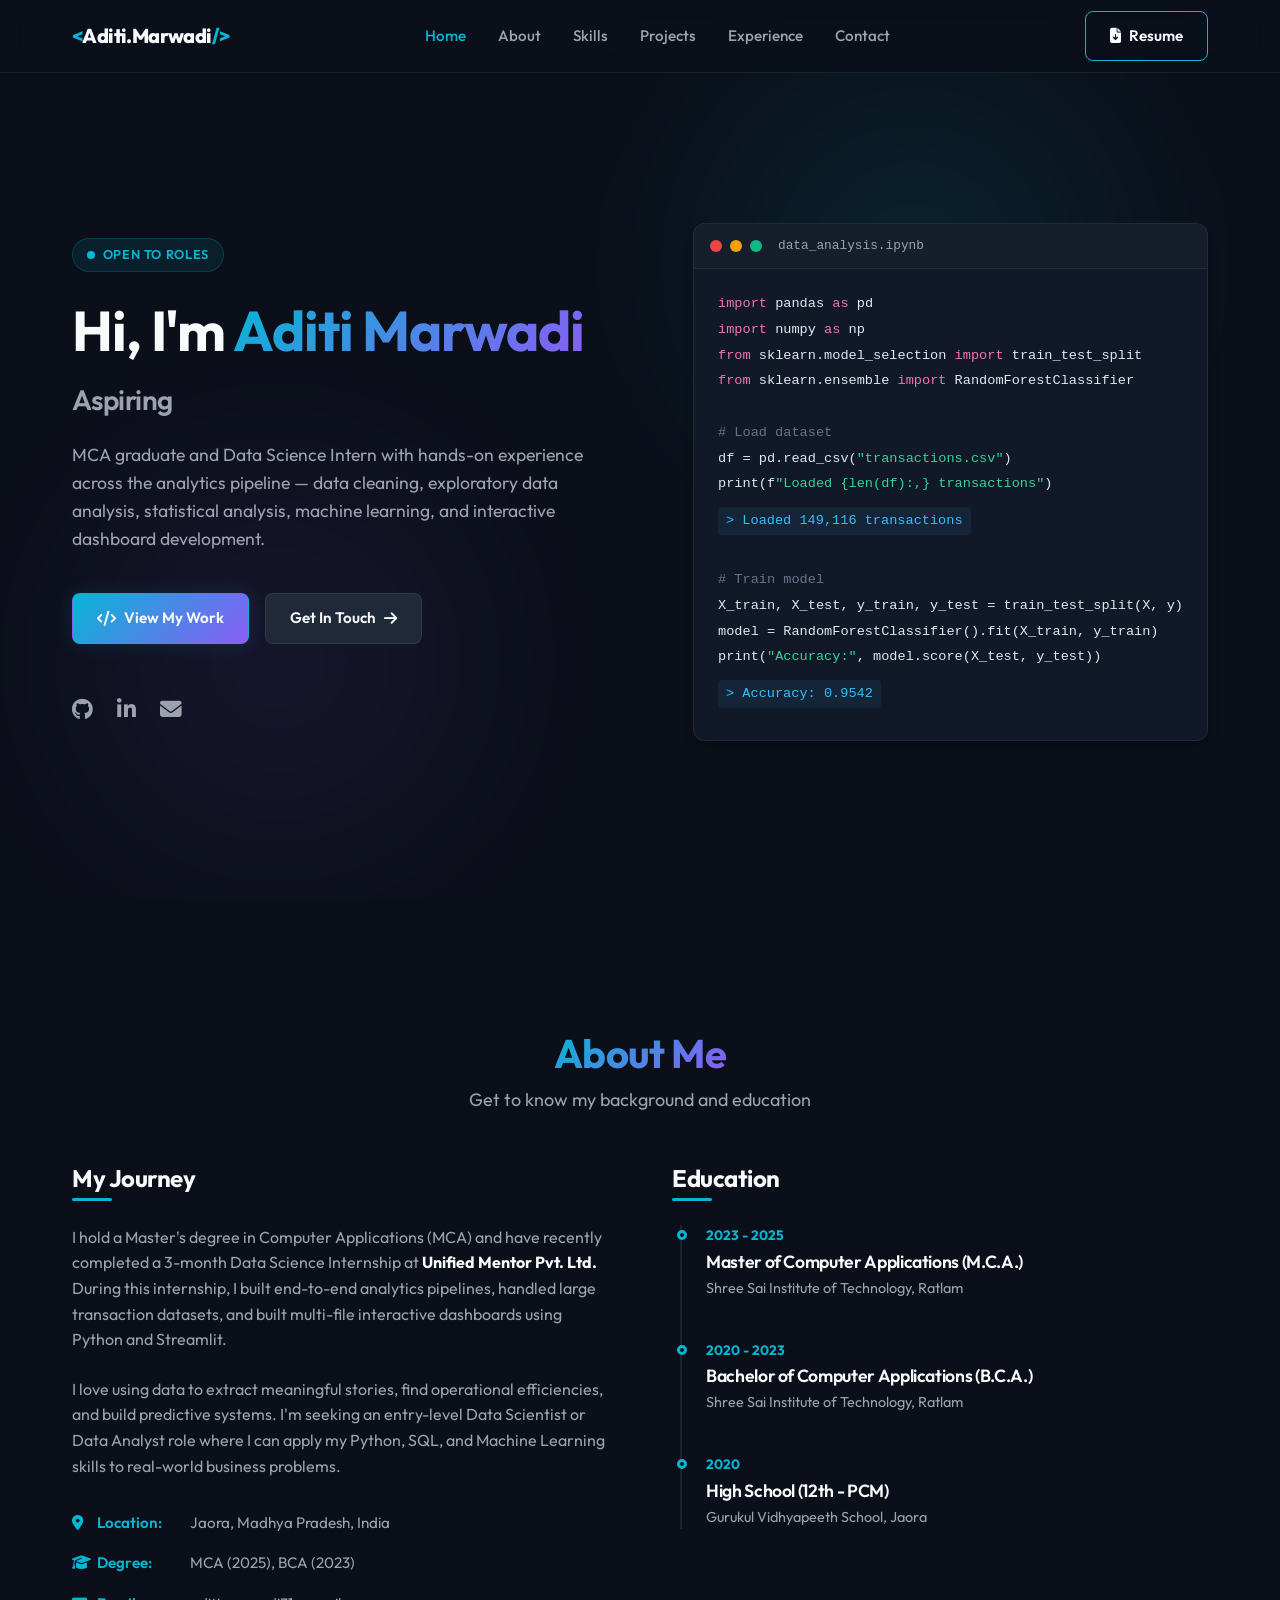
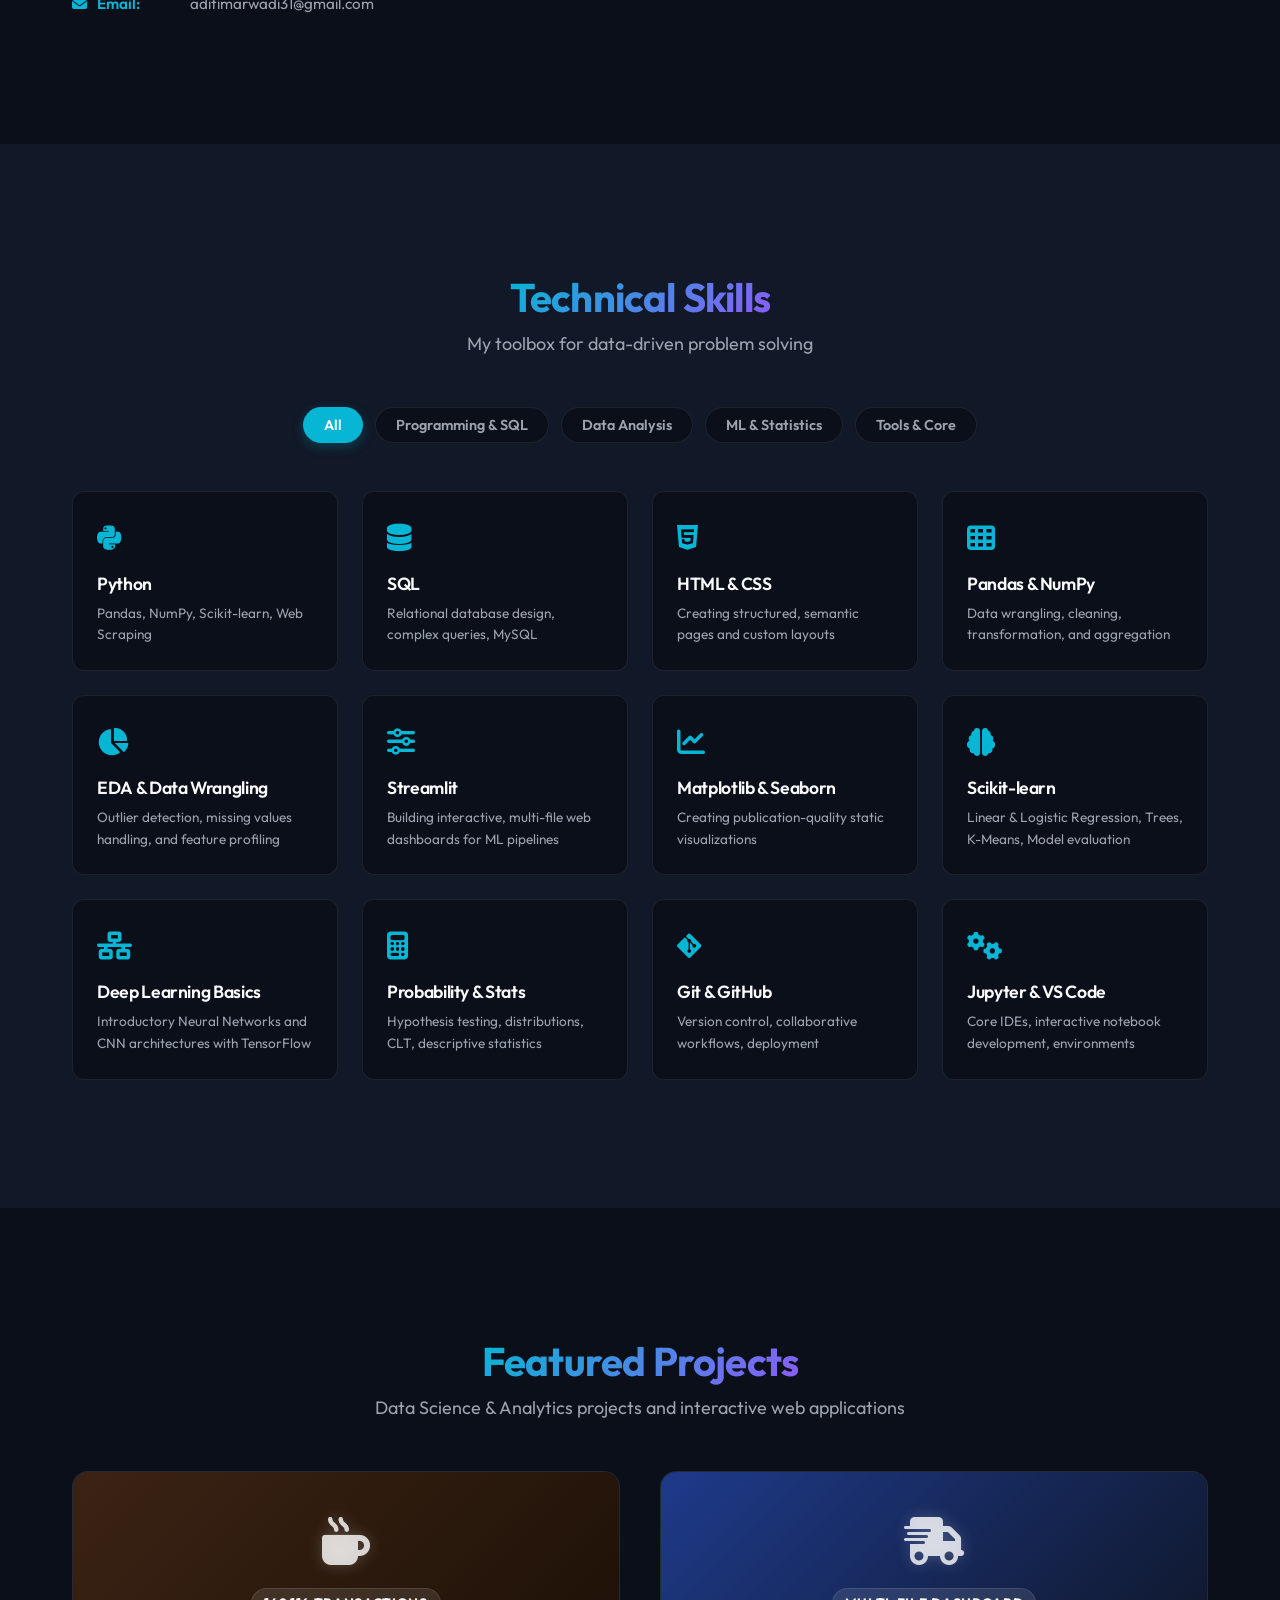
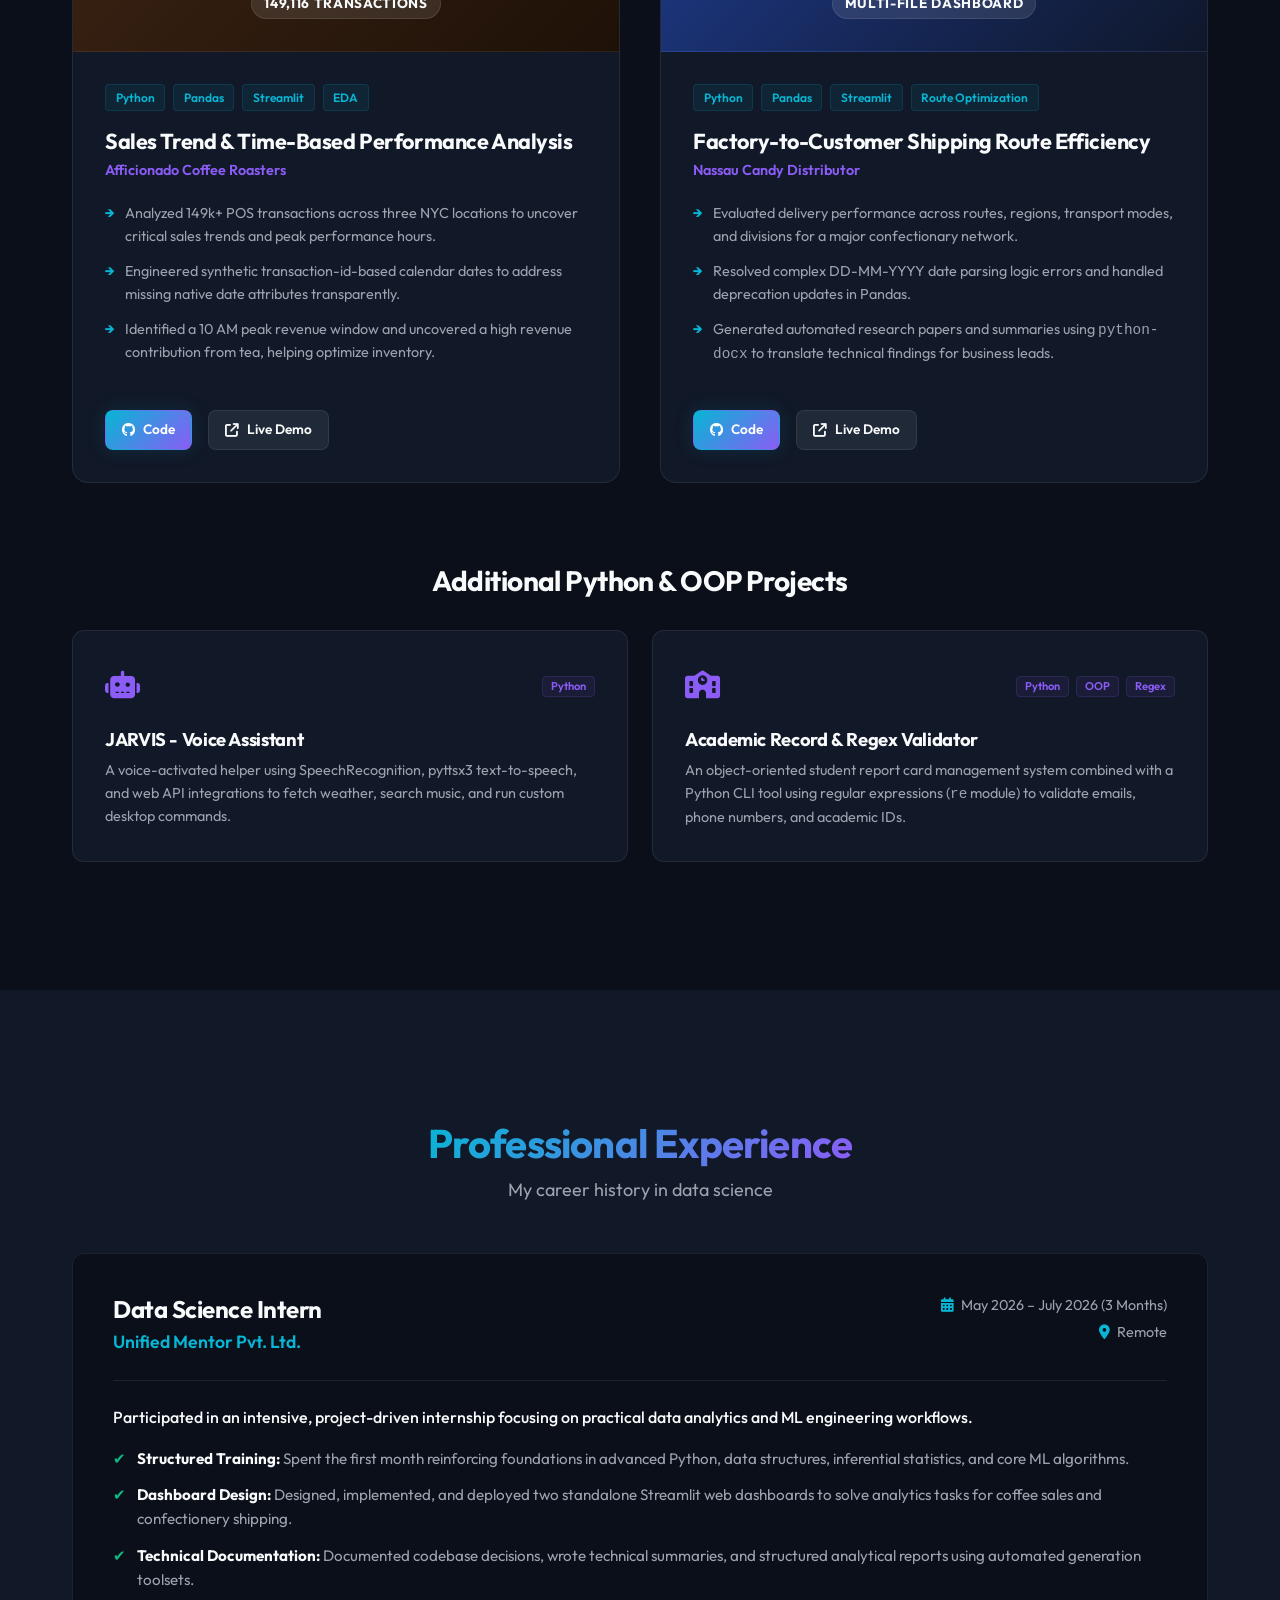
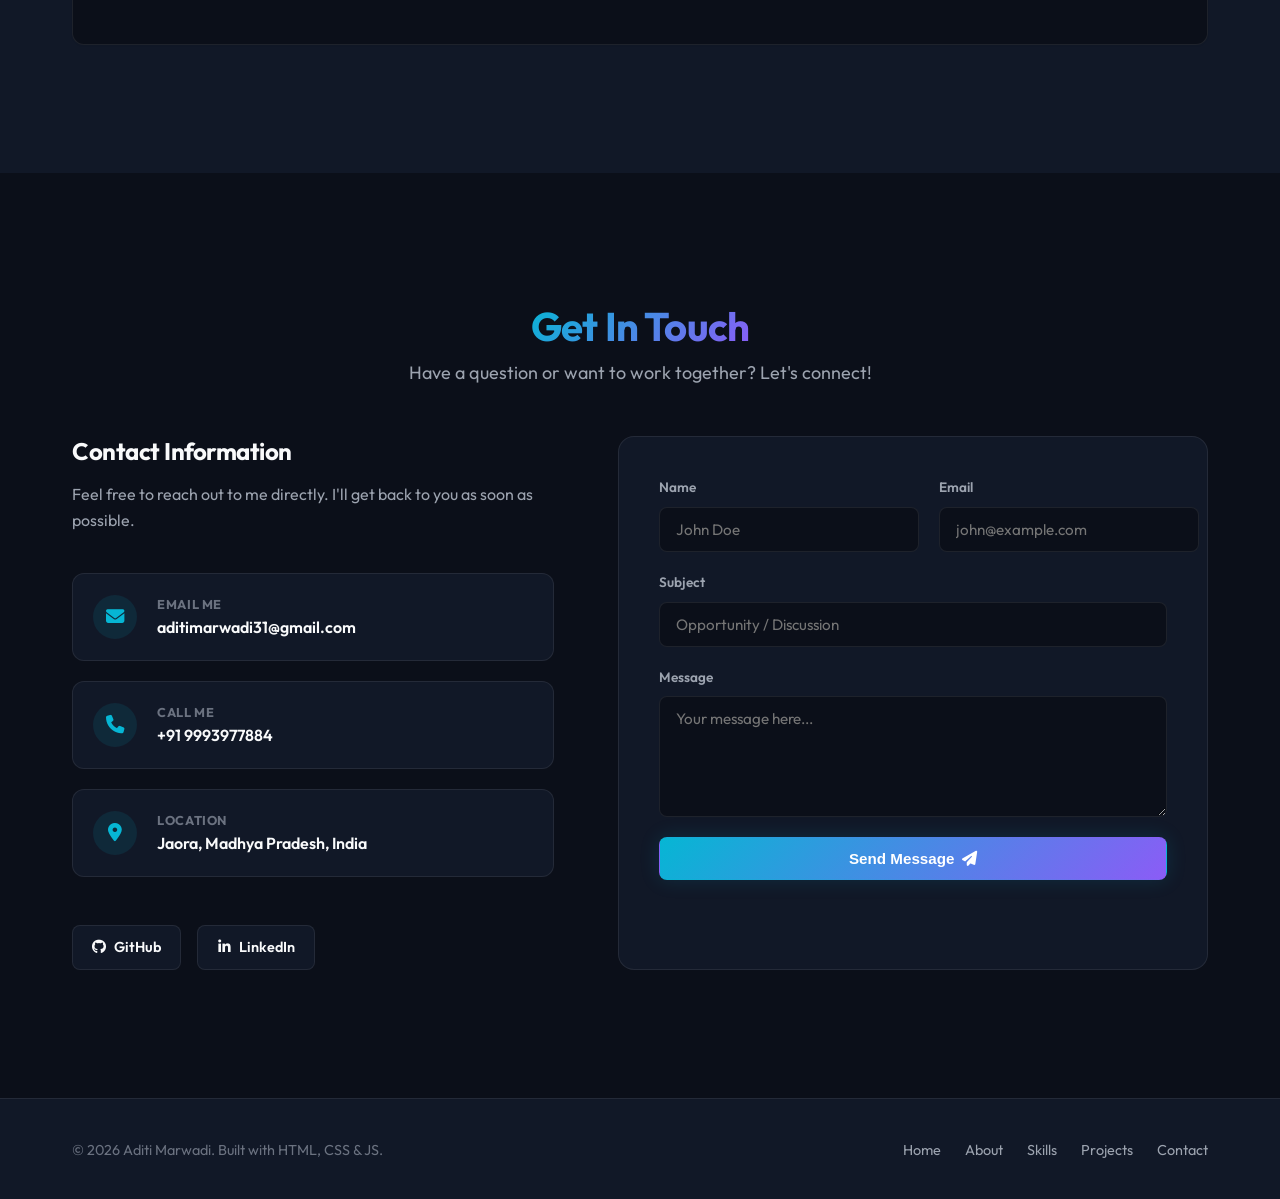
<file: index.html>
<!DOCTYPE html>
<html lang="en">
<head>
    <meta charset="UTF-8">
    <meta name="viewport" content="width=device-width, initial-scale=1.0">
    <meta name="description" content="Portfolio of Aditi Marwadi, Aspiring Data Scientist and Data Analyst. Specialized in Python, machine learning, data cleaning, and Streamlit dashboards.">
    <title>Aditi Marwadi | Data Scientist Portfolio</title>
    <!-- Google Fonts -->
    <link rel="preconnect" href="https://fonts.googleapis.com">
    <link rel="preconnect" href="https://fonts.gstatic.com" crossorigin>
    <link href="https://fonts.googleapis.com/css2?family=Outfit:wght@300;400;500;600;700;800&family=Plus+Jakarta+Sans:wght@300;400;500;600;700;800&display=swap" rel="stylesheet">
    <!-- FontAwesome for Icons -->
    <link rel="stylesheet" href="https://cdnjs.cloudflare.com/ajax/libs/font-awesome/6.4.0/css/all.min.css">
    <!-- Custom CSS -->
    <link rel="stylesheet" href="styles.css">
</head>
<body>
    <!-- Navigation -->
    <header class="navbar">
        <div class="nav-container">
            <a href="#" class="nav-logo">
                <span class="logo-accent">&lt;</span>Aditi.Marwadi<span class="logo-accent">/&gt;</span>
            </a>
            <nav class="nav-links">
                <a href="#hero" class="active">Home</a>
                <a href="#about">About</a>
                <a href="#skills">Skills</a>
                <a href="#projects">Projects</a>
                <a href="#experience">Experience</a>
                <a href="#contact">Contact</a>
            </nav>
            <div class="nav-right">
                <a href="resume.html" target="_blank" class="btn btn-outline nav-btn">
                    <i class="fa-solid fa-file-arrow-down"></i> Resume
                </a>
                <button class="menu-toggle" id="menuToggle" aria-label="Toggle Menu">
                    <i class="fa-solid fa-bars"></i>
                </button>
            </div>
        </div>
    </header>

    <!-- Mobile Menu -->
    <div class="mobile-menu" id="mobileMenu">
        <a href="#hero" class="mobile-link">Home</a>
        <a href="#about" class="mobile-link">About</a>
        <a href="#skills" class="mobile-link">Skills</a>
        <a href="#projects" class="mobile-link">Projects</a>
        <a href="#experience" class="mobile-link">Experience</a>
        <a href="#contact" class="mobile-link">Contact</a>
        <a href="resume.html" target="_blank" class="btn btn-outline mobile-btn">
            <i class="fa-solid fa-file-arrow-down"></i> Resume
        </a>
    </div>

    <!-- Hero Section -->
    <section id="hero" class="hero-section">
        <div class="hero-bg-shapes">
            <div class="shape shape-1"></div>
            <div class="shape shape-2"></div>
        </div>
        <div class="container hero-container">
            <div class="hero-content">
                <div class="badge-hero">
                    <span class="pulse-dot"></span> Open to Roles
                </div>
                <h1 class="hero-title">
                    Hi, I'm <span class="text-gradient">Aditi Marwadi</span>
                </h1>
                <h2 class="hero-subtitle">
                    <span class="typing-text" id="typingText">Aspiring Data Scientist</span>
                </h2>
                <p class="hero-description">
                    MCA graduate and Data Science Intern with hands-on experience across the analytics pipeline — data cleaning, exploratory data analysis, statistical analysis, machine learning, and interactive dashboard development.
                </p>
                <div class="hero-cta">
                    <a href="#projects" class="btn btn-primary">
                        <i class="fa-solid fa-code"></i> View My Work
                    </a>
                    <a href="#contact" class="btn btn-secondary">
                        Get In Touch <i class="fa-solid fa-arrow-right"></i>
                    </a>
                </div>
                <div class="hero-socials">
                    <a href="https://github.com/aditimarwadi" target="_blank" class="social-link" title="GitHub">
                        <i class="fa-brands fa-github"></i>
                    </a>
                    <a href="https://www.linkedin.com/in/aditi-marwadi-670a6b358/" target="_blank" class="social-link" title="LinkedIn">
                        <i class="fa-brands fa-linkedin-in"></i>
                    </a>
                    <a href="mailto:aditimarwadi31@gmail.com" class="social-link" title="Email">
                        <i class="fa-solid fa-envelope"></i>
                    </a>
                </div>
            </div>
            <div class="hero-visual">
                <div class="visual-card">
                    <div class="card-header">
                        <span class="card-dot red"></span>
                        <span class="card-dot yellow"></span>
                        <span class="card-dot green"></span>
                        <span class="card-title">data_analysis.ipynb</span>
                    </div>
                    <div class="card-body font-code">
                        <p class="code-line"><span class="code-keyword">import</span> pandas <span class="code-keyword">as</span> pd</p>
                        <p class="code-line"><span class="code-keyword">import</span> numpy <span class="code-keyword">as</span> np</p>
                        <p class="code-line"><span class="code-keyword">from</span> sklearn.model_selection <span class="code-keyword">import</span> train_test_split</p>
                        <p class="code-line"><span class="code-keyword">from</span> sklearn.ensemble <span class="code-keyword">import</span> RandomForestClassifier</p>
                        <p class="code-line">&nbsp;</p>
                        <p class="code-line"><span class="code-comment"># Load dataset</span></p>
                        <p class="code-line">df = pd.read_csv(<span class="code-string">"transactions.csv"</span>)</p>
                        <p class="code-line">print(f<span class="code-string">"Loaded {len(df):,} transactions"</span>)</p>
                        <p class="code-output">&gt; Loaded 149,116 transactions</p>
                        <p class="code-line">&nbsp;</p>
                        <p class="code-line"><span class="code-comment"># Train model</span></p>
                        <p class="code-line">X_train, X_test, y_train, y_test = train_test_split(X, y)</p>
                        <p class="code-line">model = RandomForestClassifier().fit(X_train, y_train)</p>
                        <p class="code-line">print(<span class="code-string">"Accuracy:"</span>, model.score(X_test, y_test))</p>
                        <p class="code-output">&gt; Accuracy: 0.9542</p>
                    </div>
                </div>
            </div>
        </div>
    </section>

    <!-- About Section -->
    <section id="about" class="section about-section">
        <div class="container">
            <h2 class="section-title text-center"><span class="text-gradient">About Me</span></h2>
            <p class="section-subtitle text-center">Get to know my background and education</p>
            
            <div class="about-grid">
                <div class="about-info">
                    <h3>My Journey</h3>
                    <p>
                        I hold a Master's degree in Computer Applications (MCA) and have recently completed a 3-month Data Science Internship at <strong>Unified Mentor Pvt. Ltd.</strong> During this internship, I built end-to-end analytics pipelines, handled large transaction datasets, and built multi-file interactive dashboards using Python and Streamlit.
                    </p>
                    <p>
                        I love using data to extract meaningful stories, find operational efficiencies, and build predictive systems. I'm seeking an entry-level Data Scientist or Data Analyst role where I can apply my Python, SQL, and Machine Learning skills to real-world business problems.
                    </p>
                    
                    <div class="info-details">
                        <div class="info-item">
                            <span class="info-label"><i class="fa-solid fa-location-dot"></i> Location:</span>
                            <span class="info-value">Jaora, Madhya Pradesh, India</span>
                        </div>
                        <div class="info-item">
                            <span class="info-label"><i class="fa-solid fa-graduation-cap"></i> Degree:</span>
                            <span class="info-value">MCA (2025), BCA (2023)</span>
                        </div>
                        <div class="info-item">
                            <span class="info-label"><i class="fa-solid fa-envelope"></i> Email:</span>
                            <span class="info-value"><a href="mailto:aditimarwadi31@gmail.com">aditimarwadi31@gmail.com</a></span>
                        </div>
                    </div>
                </div>
                
                <div class="about-education">
                    <h3>Education</h3>
                    <div class="timeline">
                        <div class="timeline-item">
                            <div class="timeline-dot"></div>
                            <div class="timeline-date">2023 - 2025</div>
                            <h4 class="timeline-title">Master of Computer Applications (M.C.A.)</h4>
                            <p class="timeline-institution">Shree Sai Institute of Technology, Ratlam</p>
                        </div>
                        <div class="timeline-item">
                            <div class="timeline-dot"></div>
                            <div class="timeline-date">2020 - 2023</div>
                            <h4 class="timeline-title">Bachelor of Computer Applications (B.C.A.)</h4>
                            <p class="timeline-institution">Shree Sai Institute of Technology, Ratlam</p>
                        </div>
                        <div class="timeline-item">
                            <div class="timeline-dot"></div>
                            <div class="timeline-date">2020</div>
                            <h4 class="timeline-title">High School (12th - PCM)</h4>
                            <p class="timeline-institution">Gurukul Vidhyapeeth School, Jaora</p>
                        </div>
                    </div>
                </div>
            </div>
        </div>
    </section>

    <!-- Skills Section -->
    <section id="skills" class="section skills-section alt-bg">
        <div class="container">
            <h2 class="section-title text-center"><span class="text-gradient">Technical Skills</span></h2>
            <p class="section-subtitle text-center">My toolbox for data-driven problem solving</p>

            <div class="skills-tabs">
                <button class="tab-btn active" data-tab="all">All</button>
                <button class="tab-btn" data-tab="programming">Programming & SQL</button>
                <button class="tab-btn" data-tab="analysis">Data Analysis</button>
                <button class="tab-btn" data-tab="ml-stats">ML & Statistics</button>
                <button class="tab-btn" data-tab="tools">Tools & Core</button>
            </div>

            <div class="skills-grid" id="skillsGrid">
                <!-- Python -->
                <div class="skill-card" data-category="programming">
                    <div class="skill-icon"><i class="fa-brands fa-python"></i></div>
                    <h3 class="skill-name">Python</h3>
                    <p class="skill-desc">Pandas, NumPy, Scikit-learn, Web Scraping</p>
                </div>
                <!-- SQL -->
                <div class="skill-card" data-category="programming">
                    <div class="skill-icon"><i class="fa-solid fa-database"></i></div>
                    <h3 class="skill-name">SQL</h3>
                    <p class="skill-desc">Relational database design, complex queries, MySQL</p>
                </div>
                <!-- HTML / CSS -->
                <div class="skill-card" data-category="programming">
                    <div class="skill-icon"><i class="fa-brands fa-html5"></i></div>
                    <h3 class="skill-name">HTML & CSS</h3>
                    <p class="skill-desc">Creating structured, semantic pages and custom layouts</p>
                </div>
                <!-- NumPy / Pandas -->
                <div class="skill-card" data-category="analysis">
                    <div class="skill-icon"><i class="fa-solid fa-table-cells"></i></div>
                    <h3 class="skill-name">Pandas & NumPy</h3>
                    <p class="skill-desc">Data wrangling, cleaning, transformation, and aggregation</p>
                </div>
                <!-- EDA -->
                <div class="skill-card" data-category="analysis">
                    <div class="skill-icon"><i class="fa-solid fa-chart-pie"></i></div>
                    <h3 class="skill-name">EDA & Data Wrangling</h3>
                    <p class="skill-desc">Outlier detection, missing values handling, and feature profiling</p>
                </div>
                <!-- Streamlit -->
                <div class="skill-card" data-category="analysis">
                    <div class="skill-icon"><i class="fa-solid fa-sliders"></i></div>
                    <h3 class="skill-name">Streamlit</h3>
                    <p class="skill-desc">Building interactive, multi-file web dashboards for ML pipelines</p>
                </div>
                <!-- Data Visualization -->
                <div class="skill-card" data-category="analysis">
                    <div class="skill-icon"><i class="fa-solid fa-chart-line"></i></div>
                    <h3 class="skill-name">Matplotlib & Seaborn</h3>
                    <p class="skill-desc">Creating publication-quality static visualizations</p>
                </div>
                <!-- Scikit-learn -->
                <div class="skill-card" data-category="ml-stats">
                    <div class="skill-icon"><i class="fa-solid fa-brain"></i></div>
                    <h3 class="skill-name">Scikit-learn</h3>
                    <p class="skill-desc">Linear & Logistic Regression, Trees, K-Means, Model evaluation</p>
                </div>
                <!-- Deep Learning -->
                <div class="skill-card" data-category="ml-stats">
                    <div class="skill-icon"><i class="fa-solid fa-network-wired"></i></div>
                    <h3 class="skill-name">Deep Learning Basics</h3>
                    <p class="skill-desc">Introductory Neural Networks and CNN architectures with TensorFlow</p>
                </div>
                <!-- Statistics -->
                <div class="skill-card" data-category="ml-stats">
                    <div class="skill-icon"><i class="fa-solid fa-calculator"></i></div>
                    <h3 class="skill-name">Probability & Stats</h3>
                    <p class="skill-desc">Hypothesis testing, distributions, CLT, descriptive statistics</p>
                </div>
                <!-- Git / GitHub -->
                <div class="skill-card" data-category="tools">
                    <div class="skill-icon"><i class="fa-brands fa-git-alt"></i></div>
                    <h3 class="skill-name">Git & GitHub</h3>
                    <p class="skill-desc">Version control, collaborative workflows, deployment</p>
                </div>
                <!-- Tools -->
                <div class="skill-card" data-category="tools">
                    <div class="skill-icon"><i class="fa-solid fa-gears"></i></div>
                    <h3 class="skill-name">Jupyter & VS Code</h3>
                    <p class="skill-desc">Core IDEs, interactive notebook development, environments</p>
                </div>
            </div>
        </div>
    </section>

    <!-- Projects Section -->
    <section id="projects" class="section projects-section">
        <div class="container">
            <h2 class="section-title text-center"><span class="text-gradient">Featured Projects</span></h2>
            <p class="section-subtitle text-center">Data Science & Analytics projects and interactive web applications</p>

            <div class="projects-grid">
                <!-- Project 1 -->
                <div class="project-card">
                    <div class="project-visual bg-gradient-coffee">
                        <div class="visual-icon"><i class="fa-solid fa-mug-hot"></i></div>
                        <div class="visual-stat">149,116 Transactions</div>
                    </div>
                    <div class="project-info">
                        <div class="project-tags">
                            <span class="tag">Python</span>
                            <span class="tag">Pandas</span>
                            <span class="tag">Streamlit</span>
                            <span class="tag">EDA</span>
                        </div>
                        <h3 class="project-title">Sales Trend & Time-Based Performance Analysis</h3>
                        <p class="project-company">Afficionado Coffee Roasters</p>
                        <ul class="project-bullets">
                            <li>Analyzed 149k+ POS transactions across three NYC locations to uncover critical sales trends and peak performance hours.</li>
                            <li>Engineered synthetic transaction-id-based calendar dates to address missing native date attributes transparently.</li>
                            <li>Identified a 10 AM peak revenue window and uncovered a high revenue contribution from tea, helping optimize inventory.</li>
                        </ul>
                        <div class="project-actions">
                            <a href="https://github.com/aditimarwadi/Afficionado-Coffee-Sales-Analytics" target="_blank" class="btn btn-small btn-primary">
                                <i class="fa-brands fa-github"></i> Code
                            </a>
                            <a href="https://afficionado-coffee-sales.streamlit.app/" target="_blank" class="btn btn-small btn-secondary">
                                <i class="fa-solid fa-arrow-up-right-from-square"></i> Live Demo
                            </a>
                        </div>
                    </div>
                </div>

                <!-- Project 2 -->
                <div class="project-card">
                    <div class="project-visual bg-gradient-candy">
                        <div class="visual-icon"><i class="fa-solid fa-truck-fast"></i></div>
                        <div class="visual-stat">Multi-File Dashboard</div>
                    </div>
                    <div class="project-info">
                        <div class="project-tags">
                            <span class="tag">Python</span>
                            <span class="tag">Pandas</span>
                            <span class="tag">Streamlit</span>
                            <span class="tag">Route Optimization</span>
                        </div>
                        <h3 class="project-title">Factory-to-Customer Shipping Route Efficiency</h3>
                        <p class="project-company">Nassau Candy Distributor</p>
                        <ul class="project-bullets">
                            <li>Evaluated delivery performance across routes, regions, transport modes, and divisions for a major confectionary network.</li>
                            <li>Resolved complex DD-MM-YYYY date parsing logic errors and handled deprecation updates in Pandas.</li>
                            <li>Generated automated research papers and summaries using <code>python-docx</code> to translate technical findings for business leads.</li>
                        </ul>
                        <div class="project-actions">
                            <a href="https://github.com/aditimarwadi/Nassau-Candy-Route-Analysis" target="_blank" class="btn btn-small btn-primary">
                                <i class="fa-brands fa-github"></i> Code
                            </a>
                            <a href="https://shipping-route-analysis.streamlit.app/" target="_blank" class="btn btn-small btn-secondary">
                                <i class="fa-solid fa-arrow-up-right-from-square"></i> Live Demo
                            </a>
                        </div>
                    </div>
                </div>
            </div>

            <h3 class="additional-projects-title text-center">Additional Python & OOP Projects</h3>
            <div class="additional-projects-grid">
                <!-- Additional Project 1 -->
                <div class="add-project-card">
                    <div class="add-project-header">
                        <div class="folder-icon"><i class="fa-solid fa-robot"></i></div>
                        <div class="add-project-links">
                            <span class="add-tag">Python</span>
                        </div>
                    </div>
                    <h4 class="add-project-title">JARVIS - Voice Assistant</h4>
                    <p class="add-project-desc">A voice-activated helper using SpeechRecognition, pyttsx3 text-to-speech, and web API integrations to fetch weather, search music, and run custom desktop commands.</p>
                </div>

                <!-- Additional Project 2 -->
                <div class="add-project-card">
                    <div class="add-project-header">
                        <div class="folder-icon"><i class="fa-solid fa-school"></i></div>
                        <div class="add-project-links">
                            <span class="add-tag">Python</span>
                            <span class="add-tag">OOP</span>
                            <span class="add-tag">Regex</span>
                        </div>
                    </div>
                    <h4 class="add-project-title">Academic Record & Regex Validator</h4>
                    <p class="add-project-desc">An object-oriented student report card management system combined with a Python CLI tool using regular expressions (<code>re</code> module) to validate emails, phone numbers, and academic IDs.</p>
                </div>
            </div>
        </div>
    </section>

    <!-- Experience Section -->
    <section id="experience" class="section experience-section alt-bg">
        <div class="container">
            <h2 class="section-title text-center"><span class="text-gradient">Professional Experience</span></h2>
            <p class="section-subtitle text-center">My career history in data science</p>

            <div class="experience-card">
                <div class="exp-header">
                    <div class="exp-role-info">
                        <h3>Data Science Intern</h3>
                        <p class="exp-company">Unified Mentor Pvt. Ltd.</p>
                    </div>
                    <div class="exp-meta text-right">
                        <div class="exp-date"><i class="fa-solid fa-calendar-days"></i> May 2026 – July 2026 (3 Months)</div>
                        <div class="exp-location"><i class="fa-solid fa-location-dot"></i> Remote</div>
                    </div>
                </div>
                <div class="exp-body">
                    <p class="exp-intro">Participated in an intensive, project-driven internship focusing on practical data analytics and ML engineering workflows.</p>
                    <ul class="exp-bullets">
                        <li><strong>Structured Training:</strong> Spent the first month reinforcing foundations in advanced Python, data structures, inferential statistics, and core ML algorithms.</li>
                        <li><strong>Dashboard Design:</strong> Designed, implemented, and deployed two standalone Streamlit web dashboards to solve analytics tasks for coffee sales and confectionery shipping.</li>
                        <li><strong>Technical Documentation:</strong> Documented codebase decisions, wrote technical summaries, and structured analytical reports using automated generation toolsets.</li>
                    </ul>
                </div>
            </div>
        </div>
    </section>

    <!-- Contact Section -->
    <section id="contact" class="section contact-section">
        <div class="container">
            <h2 class="section-title text-center"><span class="text-gradient">Get In Touch</span></h2>
            <p class="section-subtitle text-center">Have a question or want to work together? Let's connect!</p>

            <div class="contact-grid">
                <div class="contact-info-panel">
                    <h3>Contact Information</h3>
                    <p>Feel free to reach out to me directly. I'll get back to you as soon as possible.</p>
                    
                    <div class="contact-methods">
                        <a href="mailto:aditimarwadi31@gmail.com" class="contact-method-card">
                            <div class="method-icon"><i class="fa-solid fa-envelope"></i></div>
                            <div class="method-details">
                                <span>Email Me</span>
                                <strong>aditimarwadi31@gmail.com</strong>
                            </div>
                        </a>
                        <a href="tel:+919993977884" class="contact-method-card">
                            <div class="method-icon"><i class="fa-solid fa-phone"></i></div>
                            <div class="method-details">
                                <span>Call Me</span>
                                <strong>+91 9993977884</strong>
                            </div>
                        </a>
                        <div class="contact-method-card">
                            <div class="method-icon"><i class="fa-solid fa-location-dot"></i></div>
                            <div class="method-details">
                                <span>Location</span>
                                <strong>Jaora, Madhya Pradesh, India</strong>
                            </div>
                        </div>
                    </div>

                    <div class="contact-socials-panel">
                        <a href="https://github.com/aditimarwadi" target="_blank" class="social-btn"><i class="fa-brands fa-github"></i> GitHub</a>
                        <a href="https://www.linkedin.com/in/aditi-marwadi-670a6b358/" target="_blank" class="social-btn"><i class="fa-brands fa-linkedin-in"></i> LinkedIn</a>
                    </div>
                </div>

                <div class="contact-form-panel">
                    <form id="contactForm" class="contact-form" action="https://api.web3forms.com/submit" method="POST">
                        <input type="hidden" name="access_key" value="460c09ce-e828-4346-9b6d-22f870dca817">
                        <div class="form-row">
                            <div class="form-group">
                                <label for="name">Name</label>
                                <input type="text" name="name" id="name" required placeholder="John Doe">
                            </div>
                            <div class="form-group">
                                <label for="email">Email</label>
                                <input type="email" name="email" id="email" required placeholder="john@example.com">
                            </div>
                        </div>
                        <div class="form-group">
                            <label for="subject">Subject</label>
                            <input type="text" name="subject" id="subject" required placeholder="Opportunity / Discussion">
                        </div>
                        <div class="form-group">
                            <label for="message">Message</label>
                            <textarea name="message" id="message" rows="5" required placeholder="Your message here..."></textarea>
                        </div>
                        <button type="submit" class="btn btn-primary btn-block" id="formSubmitBtn">
                            Send Message <i class="fa-solid fa-paper-plane"></i>
                        </button>
                    </form>
                    <div class="success-message" id="successMessage">
                        <i class="fa-solid fa-circle-check"></i>
                        <h4>Message Sent Successfully!</h4>
                        <p>Thank you for reaching out, Aditi will get back to you shortly.</p>
                    </div>
                </div>
            </div>
        </div>
    </section>

    <!-- Footer -->
    <footer class="footer">
        <div class="container footer-container">
            <p class="footer-copy">&copy; 2026 Aditi Marwadi. Built with HTML, CSS & JS.</p>
            <div class="footer-links">
                <a href="#hero">Home</a>
                <a href="#about">About</a>
                <a href="#skills">Skills</a>
                <a href="#projects">Projects</a>
                <a href="#contact">Contact</a>
            </div>
        </div>
    </footer>

    <!-- Custom JS -->
    <script src="script.js"></script>
</body>
</html>
</file>
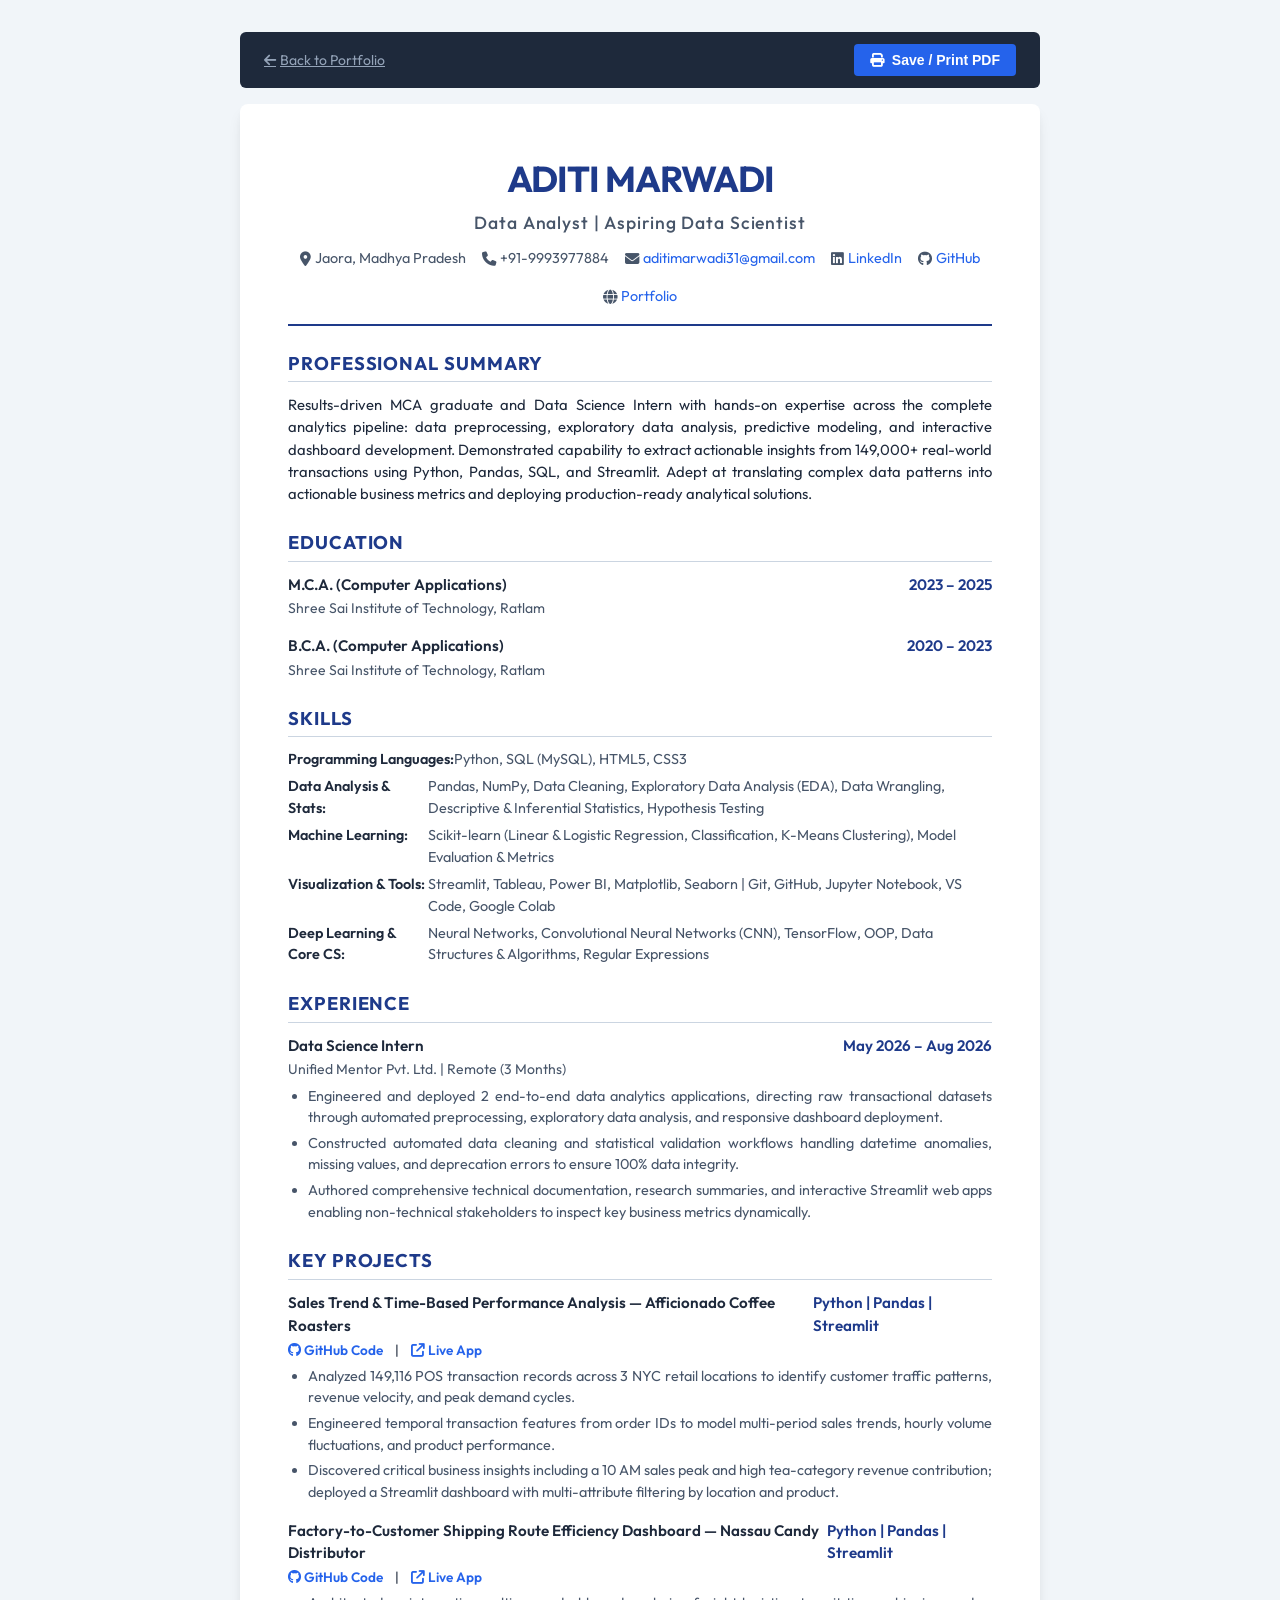
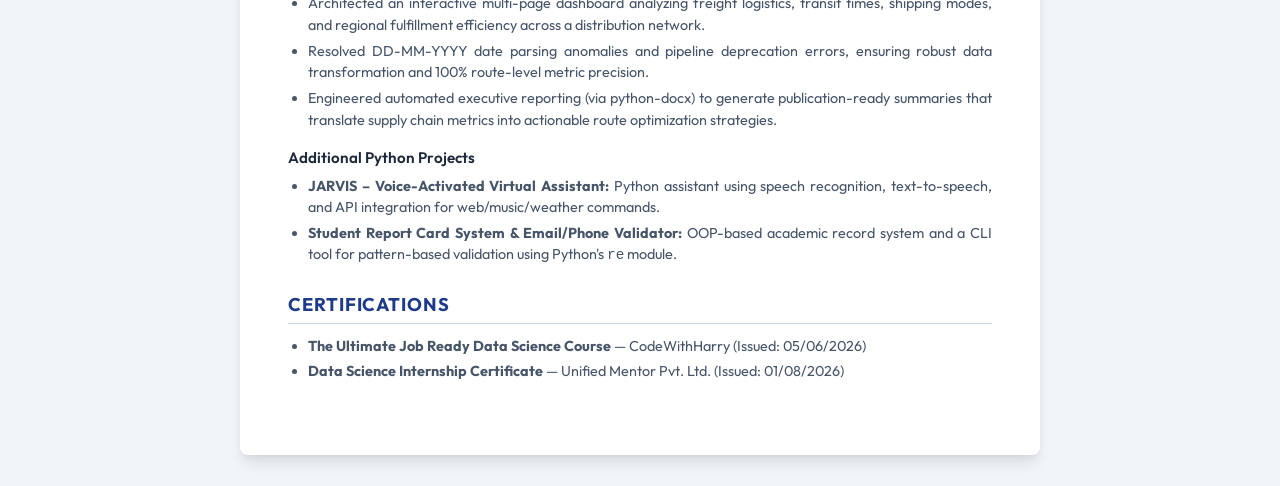
<file: resume.html>
<!DOCTYPE html>
<html lang="en">
<head>
    <meta charset="UTF-8">
    <meta name="viewport" content="width=device-width, initial-scale=1.0">
    <title>Aditi Marwadi - Resume</title>
    <!-- Google Fonts -->
    <link rel="preconnect" href="https://fonts.googleapis.com">
    <link rel="preconnect" href="https://fonts.gstatic.com" crossorigin>
    <link href="https://fonts.googleapis.com/css2?family=Outfit:wght@300;400;500;600;700&display=swap" rel="stylesheet">
    <link rel="stylesheet" href="https://cdnjs.cloudflare.com/ajax/libs/font-awesome/6.4.0/css/all.min.css">
    <style>
        :root {
            --color-primary: #1e3a8a;
            --color-text-dark: #1e293b;
            --color-text-muted: #475569;
            --color-border: #cbd5e1;
            --color-link: #2563eb;
            --font-sans: 'Outfit', -apple-system, BlinkMacSystemFont, "Segoe UI", Roboto, Helvetica, Arial, sans-serif;
        }

        * {
            margin: 0;
            padding: 0;
            box-sizing: border-box;
        }

        body {
            font-family: var(--font-sans);
            color: var(--color-text-dark);
            line-height: 1.5;
            background-color: #f1f5f9;
            padding: 2rem 1rem;
        }

        .resume-page {
            max-width: 800px;
            margin: 0 auto;
            background-color: #ffffff;
            padding: 3rem;
            box-shadow: 0 10px 15px -3px rgba(0, 0, 0, 0.1), 0 4px 6px -2px rgba(0, 0, 0, 0.05);
            border-radius: 0.5rem;
        }

        /* Print Button Banner (Not visible on print) */
        .print-banner {
            max-width: 800px;
            margin: 0 auto 1rem auto;
            display: flex;
            justify-content: space-between;
            align-items: center;
            background-color: #1e293b;
            color: #fff;
            padding: 0.75rem 1.5rem;
            border-radius: 0.375rem;
        }

        .print-btn {
            background-color: #2563eb;
            color: white;
            border: none;
            padding: 0.5rem 1rem;
            border-radius: 0.25rem;
            font-weight: 600;
            cursor: pointer;
            display: flex;
            align-items: center;
            gap: 0.5rem;
            font-size: 0.875rem;
            transition: background-color 0.2s;
        }

        .print-btn:hover {
            background-color: #1d4ed8;
        }

        .back-btn {
            color: #94a3b8;
            font-size: 0.875rem;
            display: flex;
            align-items: center;
            gap: 0.25rem;
        }

        .back-btn:hover {
            color: white;
        }

        /* Resume Content Styling */
        header {
            text-align: center;
            margin-bottom: 1.5rem;
            border-bottom: 2px solid var(--color-primary);
            padding-bottom: 1rem;
        }

        .name {
            font-size: 2.25rem;
            font-weight: 700;
            color: var(--color-primary);
            letter-spacing: -0.03em;
            text-transform: uppercase;
        }

        .subtitle {
            font-size: 1.1rem;
            color: var(--color-text-muted);
            font-weight: 500;
            margin-top: 0.25rem;
            letter-spacing: 0.05em;
        }

        .contact-info {
            display: flex;
            justify-content: center;
            flex-wrap: wrap;
            gap: 1rem;
            margin-top: 0.75rem;
            font-size: 0.9rem;
            color: var(--color-text-muted);
        }

        .contact-item {
            display: flex;
            align-items: center;
            gap: 0.25rem;
        }

        .contact-item a {
            color: var(--color-link);
            text-decoration: none;
        }

        .contact-item a:hover {
            text-decoration: underline;
        }

        section {
            margin-bottom: 1.5rem;
        }

        .section-title {
            font-size: 1.15rem;
            font-weight: 700;
            color: var(--color-primary);
            border-bottom: 1px solid var(--color-border);
            padding-bottom: 0.25rem;
            margin-bottom: 0.75rem;
            text-transform: uppercase;
            letter-spacing: 0.05em;
        }

        .summary-text {
            font-size: 0.925rem;
            color: var(--color-text-dark);
            text-align: justify;
        }

        /* Education & Experience Styles */
        .timeline-item {
            margin-bottom: 1rem;
        }

        .item-header {
            display: flex;
            justify-content: space-between;
            font-weight: 600;
            font-size: 0.95rem;
        }

        .item-title {
            color: var(--color-text-dark);
        }

        .item-date {
            color: var(--color-primary);
            font-weight: 600;
        }

        .item-subtitle {
            font-size: 0.875rem;
            color: var(--color-text-muted);
            margin-top: 0.1rem;
        }

        .item-bullets {
            margin-top: 0.35rem;
            padding-left: 1.25rem;
            font-size: 0.9rem;
            color: var(--color-text-muted);
        }

        .item-bullets li {
            margin-bottom: 0.25rem;
            text-align: justify;
        }

        /* Projects Section */
        .project-item {
            margin-bottom: 1rem;
        }

        .project-links {
            display: flex;
            gap: 0.75rem;
            margin-top: 0.15rem;
            font-size: 0.85rem;
        }

        .project-links a {
            color: var(--color-link);
            text-decoration: none;
            font-weight: 600;
        }

        .project-links a:hover {
            text-decoration: underline;
        }

        /* Skills Styling */
        .skills-list {
            display: flex;
            flex-direction: column;
            gap: 0.35rem;
            font-size: 0.9rem;
        }

        .skill-group {
            display: flex;
        }

        .skill-category {
            font-weight: 600;
            min-width: 140px;
            color: var(--color-text-dark);
        }

        .skill-values {
            color: var(--color-text-muted);
        }

        /* Certifications */
        .cert-list {
            padding-left: 1.25rem;
            font-size: 0.9rem;
            color: var(--color-text-muted);
        }
        
        .cert-list li {
            margin-bottom: 0.25rem;
        }

        /* Print Media Styles */
        @media print {
            body {
                background-color: transparent;
                padding: 0;
                color: #000;
            }

            .resume-page {
                box-shadow: none;
                padding: 0;
                margin: 0;
                width: 100%;
                border-radius: 0;
            }

            .print-banner {
                display: none;
            }

            .contact-item a {
                color: #000;
                text-decoration: underline;
            }
            
            .project-links a {
                color: #000;
                text-decoration: underline;
            }

            @page {
                size: letter;
                margin: 0.5in;
            }
        }
    </style>
</head>
<body>

    <!-- Top Banner for Interactive View -->
    <div class="print-banner">
        <a href="index.html" class="back-btn">
            <i class="fa-solid fa-arrow-left"></i> Back to Portfolio
        </a>
        <button class="print-btn" onclick="window.print()">
            <i class="fa-solid fa-print"></i> Save / Print PDF
        </button>
    </div>

    <!-- Resume Container -->
    <div class="resume-page">
        <header>
            <h1 class="name">Aditi Marwadi</h1>
            <p class="subtitle">Data Analyst | Aspiring Data Scientist</p>
            <div class="contact-info">
                <div class="contact-item">
                    <i class="fa-solid fa-location-dot"></i> Jaora, Madhya Pradesh
                </div>
                <div class="contact-item">
                    <i class="fa-solid fa-phone"></i> +91-9993977884
                </div>
                <div class="contact-item">
                    <i class="fa-solid fa-envelope"></i> 
                    <a href="mailto:aditimarwadi31@gmail.com">aditimarwadi31@gmail.com</a>
                </div>
                <div class="contact-item">
                    <i class="fa-brands fa-linkedin"></i> 
                    <a href="https://www.linkedin.com/in/aditi-marwadi-670a6b358/" target="_blank">LinkedIn</a>
                </div>
                <div class="contact-item">
                    <i class="fa-brands fa-github"></i> 
                    <a href="https://github.com/aditimarwadi" target="_blank">GitHub</a>
                </div>
                <div class="contact-item">
                    <i class="fa-solid fa-globe"></i> 
                    <a href="https://aditimarwadi.github.io/My_Portfolio/" target="_blank">Portfolio</a>
                </div>
            </div>
        </header>

        <!-- Summary Section -->
        <section>
            <h2 class="section-title">Professional Summary</h2>
            <p class="summary-text">
                Results-driven MCA graduate and Data Science Intern with hands-on expertise across the complete analytics pipeline: data preprocessing, exploratory data analysis, predictive modeling, and interactive dashboard development. Demonstrated capability to extract actionable insights from 149,000+ real-world transactions using Python, Pandas, SQL, and Streamlit. Adept at translating complex data patterns into actionable business metrics and deploying production-ready analytical solutions.
            </p>
        </section>

        <!-- Education Section -->
        <section>
            <h2 class="section-title">Education</h2>
            <div class="timeline-item">
                <div class="item-header">
                    <span class="item-title">M.C.A. (Computer Applications)</span>
                    <span class="item-date">2023 – 2025</span>
                </div>
                <div class="item-subtitle">Shree Sai Institute of Technology, Ratlam</div>
            </div>
            <div class="timeline-item">
                <div class="item-header">
                    <span class="item-title">B.C.A. (Computer Applications)</span>
                    <span class="item-date">2020 – 2023</span>
                </div>
                <div class="item-subtitle">Shree Sai Institute of Technology, Ratlam</div>
            </div>
        </section>

        <!-- Skills Section -->
        <section>
            <h2 class="section-title">Skills</h2>
            <div class="skills-list">
                <div class="skill-group">
                    <span class="skill-category">Programming Languages:</span>
                    <span class="skill-values">Python, SQL (MySQL), HTML5, CSS3</span>
                </div>
                <div class="skill-group">
                    <span class="skill-category">Data Analysis &amp; Stats:</span>
                    <span class="skill-values">Pandas, NumPy, Data Cleaning, Exploratory Data Analysis (EDA), Data Wrangling, Descriptive &amp; Inferential Statistics, Hypothesis Testing</span>
                </div>
                <div class="skill-group">
                    <span class="skill-category">Machine Learning:</span>
                    <span class="skill-values">Scikit-learn (Linear &amp; Logistic Regression, Classification, K-Means Clustering), Model Evaluation &amp; Metrics</span>
                </div>
                <div class="skill-group">
                    <span class="skill-category">Visualization &amp; Tools:</span>
                    <span class="skill-values">Streamlit, Tableau, Power BI, Matplotlib, Seaborn | Git, GitHub, Jupyter Notebook, VS Code, Google Colab</span>
                </div>
                <div class="skill-group">
                    <span class="skill-category">Deep Learning &amp; Core CS:</span>
                    <span class="skill-values">Neural Networks, Convolutional Neural Networks (CNN), TensorFlow, OOP, Data Structures &amp; Algorithms, Regular Expressions</span>
                </div>
            </div>
        </section>

        <!-- Experience Section -->
        <section>
            <h2 class="section-title">Experience</h2>
            <div class="timeline-item">
                <div class="item-header">
                    <span class="item-title">Data Science Intern</span>
                    <span class="item-date">May 2026 – Aug 2026</span>
                </div>
                <div class="item-subtitle">Unified Mentor Pvt. Ltd. | Remote (3 Months)</div>
                <ul class="item-bullets">
                    <li>Engineered and deployed 2 end-to-end data analytics applications, directing raw transactional datasets through automated preprocessing, exploratory data analysis, and responsive dashboard deployment.</li>
                    <li>Constructed automated data cleaning and statistical validation workflows handling datetime anomalies, missing values, and deprecation errors to ensure 100% data integrity.</li>
                    <li>Authored comprehensive technical documentation, research summaries, and interactive Streamlit web apps enabling non-technical stakeholders to inspect key business metrics dynamically.</li>
                </ul>
            </div>
        </section>

        <!-- Projects Section -->
        <section>
            <h2 class="section-title">Key Projects</h2>
            
            <div class="project-item">
                <div class="item-header">
                    <span class="item-title">Sales Trend & Time-Based Performance Analysis — Afficionado Coffee Roasters</span>
                    <span class="item-date">Python | Pandas | Streamlit</span>
                </div>
                <div class="project-links">
                    <a href="https://github.com/aditimarwadi/Afficionado-Coffee-Sales-Analytics" target="_blank"><i class="fa-brands fa-github"></i> GitHub Code</a>
                    <span>|</span>
                    <a href="https://afficionado-coffee-sales.streamlit.app/" target="_blank"><i class="fa-solid fa-arrow-up-right-from-square"></i> Live App</a>
                </div>
                <ul class="item-bullets">
                    <li>Analyzed 149,116 POS transaction records across 3 NYC retail locations to identify customer traffic patterns, revenue velocity, and peak demand cycles.</li>
                    <li>Engineered temporal transaction features from order IDs to model multi-period sales trends, hourly volume fluctuations, and product performance.</li>
                    <li>Discovered critical business insights including a 10 AM sales peak and high tea-category revenue contribution; deployed a Streamlit dashboard with multi-attribute filtering by location and product.</li>
                </ul>
            </div>

            <div class="project-item">
                <div class="item-header">
                    <span class="item-title">Factory-to-Customer Shipping Route Efficiency Dashboard — Nassau Candy Distributor</span>
                    <span class="item-date">Python | Pandas | Streamlit</span>
                </div>
                <div class="project-links">
                    <a href="https://github.com/aditimarwadi/Nassau-Candy-Route-Analysis" target="_blank"><i class="fa-brands fa-github"></i> GitHub Code</a>
                    <span>|</span>
                    <a href="https://shipping-route-analysis.streamlit.app/" target="_blank"><i class="fa-solid fa-arrow-up-right-from-square"></i> Live App</a>
                </div>
                <ul class="item-bullets">
                    <li>Architected an interactive multi-page dashboard analyzing freight logistics, transit times, shipping modes, and regional fulfillment efficiency across a distribution network.</li>
                    <li>Resolved DD-MM-YYYY date parsing anomalies and pipeline deprecation errors, ensuring robust data transformation and 100% route-level metric precision.</li>
                    <li>Engineered automated executive reporting (via python-docx) to generate publication-ready summaries that translate supply chain metrics into actionable route optimization strategies.</li>
                </ul>
            </div>

            <div class="project-item">
                <div class="item-header">
                    <span class="item-title">Additional Python Projects</span>
                </div>
                <ul class="item-bullets">
                    <li><strong>JARVIS – Voice-Activated Virtual Assistant:</strong> Python assistant using speech recognition, text-to-speech, and API integration for web/music/weather commands.</li>
                    <li><strong>Student Report Card System & Email/Phone Validator:</strong> OOP-based academic record system and a CLI tool for pattern-based validation using Python's <code>re</code> module.</li>
                </ul>
            </div>
        </section>

        <!-- Certifications Section -->
        <section>
            <h2 class="section-title">Certifications</h2>
            <ul class="cert-list">
                <li><strong>The Ultimate Job Ready Data Science Course</strong> — CodeWithHarry (Issued: 05/06/2026)</li>
                <li><strong>Data Science Internship Certificate</strong> — Unified Mentor Pvt. Ltd. (Issued: 01/08/2026)</li>
            </ul>
        </section>
    </div>

</body>
</html>
</file>
<file: styles.css>
/* Data Science Portfolio Design System */
:root {
    --bg-primary: #0b0f19;
    --bg-secondary: #111827;
    --bg-card: #1f2937;
    --bg-card-hover: #374151;
    --border-color: rgba(255, 255, 255, 0.08);
    
    --text-primary: #f9fafb;
    --text-secondary: #9ca3af;
    --text-muted: #6b7280;
    
    --accent-primary: #06b6d4; /* Neon Teal */
    --accent-primary-rgb: 6, 182, 212;
    --accent-secondary: #8b5cf6; /* Indigo / Purple */
    --accent-secondary-rgb: 139, 92, 246;
    --accent-success: #10b981; /* Emerald */
    
    --font-sans: 'Outfit', 'Plus Jakarta Sans', -apple-system, BlinkMacSystemFont, "Segoe UI", Roboto, sans-serif;
    --font-code: 'Courier New', Courier, monospace;
    
    --transition-smooth: all 0.3s cubic-bezier(0.4, 0, 0.2, 1);
    --shadow-sm: 0 1px 2px 0 rgba(0, 0, 0, 0.05);
    --shadow-md: 0 4px 6px -1px rgba(0, 0, 0, 0.1), 0 2px 4px -1px rgba(0, 0, 0, 0.06);
    --shadow-lg: 0 10px 15px -3px rgba(0, 0, 0, 0.1), 0 4px 6px -2px rgba(0, 0, 0, 0.05);
    --shadow-glow: 0 0 20px rgba(6, 182, 212, 0.15);
}

/* Global Reset */
* {
    margin: 0;
    padding: 0;
    box-sizing: border-box;
    scroll-behavior: smooth;
}

body {
    background-color: var(--bg-primary);
    color: var(--text-primary);
    font-family: var(--font-sans);
    line-height: 1.6;
    overflow-x: hidden;
    -webkit-font-smoothing: antialiased;
}

.container {
    width: 100%;
    max-width: 1200px;
    margin: 0 auto;
    padding: 0 2rem;
}

/* Scrollbar Styling */
::-webkit-scrollbar {
    width: 10px;
}
::-webkit-scrollbar-track {
    background: var(--bg-primary);
}
::-webkit-scrollbar-thumb {
    background: var(--bg-card);
    border-radius: 5px;
    border: 2px solid var(--bg-primary);
}
::-webkit-scrollbar-thumb:hover {
    background: var(--accent-primary);
}

/* Typography & Layout Elements */
h1, h2, h3, h4, h5, h6 {
    font-weight: 700;
    line-height: 1.25;
    letter-spacing: -0.02em;
}

a {
    color: inherit;
    text-decoration: none;
    transition: var(--transition-smooth);
}

strong {
    color: var(--text-primary);
}

.section {
    padding: 8rem 0;
}

.alt-bg {
    background-color: var(--bg-secondary);
}

.text-center {
    text-align: center;
}

.text-right {
    text-align: right;
}

.text-gradient {
    background: linear-gradient(135deg, var(--accent-primary) 0%, var(--accent-secondary) 100%);
    -webkit-background-clip: text;
    -webkit-text-fill-color: transparent;
}

.section-title {
    font-size: 2.5rem;
    margin-bottom: 0.5rem;
}

.section-subtitle {
    font-size: 1.125rem;
    color: var(--text-secondary);
    max-width: 600px;
    margin: 0 auto 3rem auto;
}

/* Buttons */
.btn {
    display: inline-flex;
    align-items: center;
    justify-content: center;
    gap: 0.5rem;
    padding: 0.75rem 1.5rem;
    font-size: 0.95rem;
    font-weight: 600;
    border-radius: 0.5rem;
    cursor: pointer;
    transition: var(--transition-smooth);
    border: 1px solid transparent;
}

.btn-primary {
    background: linear-gradient(135deg, var(--accent-primary) 0%, var(--accent-secondary) 100%);
    color: #fff;
    box-shadow: var(--shadow-glow);
}

.btn-primary:hover {
    transform: translateY(-2px);
    box-shadow: 0 0 25px rgba(6, 182, 212, 0.35);
}

.btn-secondary {
    background-color: var(--bg-card);
    color: var(--text-primary);
    border-color: var(--border-color);
}

.btn-secondary:hover {
    background-color: var(--bg-card-hover);
    transform: translateY(-2px);
}

.btn-outline {
    background-color: transparent;
    color: var(--text-primary);
    border: 1.5px solid var(--accent-primary);
}

.btn-outline:hover {
    background-color: rgba(6, 182, 212, 0.1);
    transform: translateY(-2px);
}

.btn-small {
    padding: 0.5rem 1rem;
    font-size: 0.85rem;
}

.btn-block {
    display: flex;
    width: 100%;
}

/* Navbar */
.navbar {
    position: fixed;
    top: 0;
    left: 0;
    width: 100%;
    z-index: 1000;
    background-color: rgba(11, 15, 25, 0.8);
    backdrop-filter: blur(12px);
    border-bottom: 1px solid var(--border-color);
    transition: var(--transition-smooth);
}

.nav-container {
    display: flex;
    justify-content: space-between;
    align-items: center;
    height: 4.5rem;
    max-width: 1200px;
    margin: 0 auto;
    padding: 0 2rem;
}

.nav-logo {
    font-size: 1.25rem;
    font-weight: 800;
    letter-spacing: -0.03em;
}

.logo-accent {
    color: var(--accent-primary);
}

.nav-links {
    display: flex;
    gap: 2rem;
}

.nav-links a {
    font-size: 0.95rem;
    font-weight: 500;
    color: var(--text-secondary);
}

.nav-links a:hover, .nav-links a.active {
    color: var(--accent-primary);
}

.nav-right {
    display: flex;
    align-items: center;
    gap: 1rem;
}

.menu-toggle {
    display: none;
    background: none;
    border: none;
    color: var(--text-primary);
    font-size: 1.5rem;
    cursor: pointer;
}

/* Mobile Menu */
.mobile-menu {
    display: none;
    position: fixed;
    top: 4.5rem;
    left: 0;
    width: 100%;
    background-color: var(--bg-secondary);
    border-bottom: 1px solid var(--border-color);
    padding: 1.5rem 2rem;
    z-index: 999;
    flex-direction: column;
    gap: 1rem;
    box-shadow: var(--shadow-lg);
    transform: translateY(-100%);
    opacity: 0;
    transition: transform 0.4s ease, opacity 0.4s ease;
}

.mobile-menu.open {
    display: flex;
    transform: translateY(0);
    opacity: 1;
}

.mobile-link {
    font-size: 1.1rem;
    font-weight: 600;
    padding: 0.5rem 0;
    color: var(--text-secondary);
}

.mobile-link:hover {
    color: var(--accent-primary);
}

/* Hero Section */
.hero-section {
    position: relative;
    padding: 10rem 0 6rem 0;
    min-height: 100vh;
    display: flex;
    align-items: center;
    overflow: hidden;
}

.hero-bg-shapes .shape {
    position: absolute;
    border-radius: 50%;
    filter: blur(120px);
    z-index: 1;
    opacity: 0.15;
}

.shape-1 {
    top: 10%;
    right: 15%;
    width: 350px;
    height: 350px;
    background: var(--accent-primary);
}

.shape-2 {
    bottom: 10%;
    left: 10%;
    width: 300px;
    height: 300px;
    background: var(--accent-secondary);
}

.hero-container {
    position: relative;
    z-index: 2;
    display: grid;
    grid-template-columns: 1.2fr 0.8fr;
    gap: 4rem;
    align-items: center;
}

.badge-hero {
    display: inline-flex;
    align-items: center;
    gap: 0.5rem;
    background-color: rgba(6, 182, 212, 0.1);
    color: var(--accent-primary);
    padding: 0.35rem 0.85rem;
    border-radius: 2rem;
    font-size: 0.8rem;
    font-weight: 600;
    letter-spacing: 0.05em;
    text-transform: uppercase;
    margin-bottom: 1.5rem;
    border: 1px solid rgba(6, 182, 212, 0.2);
}

.pulse-dot {
    width: 8px;
    height: 8px;
    background-color: var(--accent-primary);
    border-radius: 50%;
    box-shadow: 0 0 0 0 rgba(6, 182, 212, 0.7);
    animation: pulse 1.6s infinite;
}

@keyframes pulse {
    0% {
        transform: scale(0.95);
        box-shadow: 0 0 0 0 rgba(6, 182, 212, 0.7);
    }
    70% {
        transform: scale(1);
        box-shadow: 0 0 0 8px rgba(6, 182, 212, 0);
    }
    100% {
        transform: scale(0.95);
        box-shadow: 0 0 0 0 rgba(6, 182, 212, 0);
    }
}

.hero-title {
    font-size: 3.5rem;
    margin-bottom: 1rem;
}

.hero-subtitle {
    font-size: 1.75rem;
    font-weight: 600;
    color: var(--text-secondary);
    margin-bottom: 1.5rem;
    min-height: 2.2rem;
}

.hero-description {
    font-size: 1.1rem;
    color: var(--text-secondary);
    margin-bottom: 2.5rem;
    max-width: 600px;
}

.hero-cta {
    display: flex;
    gap: 1rem;
    margin-bottom: 3rem;
}

.hero-socials {
    display: flex;
    gap: 1.5rem;
}

.social-link {
    font-size: 1.35rem;
    color: var(--text-secondary);
}

.social-link:hover {
    color: var(--accent-primary);
    transform: translateY(-2px);
}

/* Coding visual block in Hero */
.hero-visual {
    display: flex;
    justify-content: center;
}

.visual-card {
    width: 100%;
    background-color: var(--bg-secondary);
    border: 1px solid var(--border-color);
    border-radius: 0.75rem;
    box-shadow: var(--shadow-lg);
    overflow: hidden;
}

.card-header {
    display: flex;
    align-items: center;
    gap: 0.5rem;
    padding: 0.75rem 1rem;
    background-color: rgba(255, 255, 255, 0.02);
    border-bottom: 1px solid var(--border-color);
}

.card-dot {
    width: 12px;
    height: 12px;
    border-radius: 50%;
}

.card-dot.red { background-color: #ef4444; }
.card-dot.yellow { background-color: #f59e0b; }
.card-dot.green { background-color: #10b981; }

.card-title {
    font-size: 0.8rem;
    color: var(--text-secondary);
    margin-left: 0.5rem;
    font-family: var(--font-code);
}

.card-body {
    padding: 1.5rem;
    overflow-x: auto;
}

.font-code {
    font-family: var(--font-code);
    font-size: 0.85rem;
    white-space: nowrap;
}

.code-line {
    color: #e2e8f0;
    margin-bottom: 0.25rem;
}

.code-keyword {
    color: #f472b6;
}

.code-string {
    color: #34d399;
}

.code-comment {
    color: #64748b;
}

.code-output {
    color: #38bdf8;
    background-color: rgba(56, 189, 248, 0.08);
    padding: 0.2rem 0.5rem;
    border-radius: 0.25rem;
    margin: 0.5rem 0;
    display: inline-block;
}

/* About Section */
.about-grid {
    display: grid;
    grid-template-columns: 1fr 1fr;
    gap: 4rem;
}

.about-info h3, .about-education h3 {
    font-size: 1.5rem;
    margin-bottom: 1.5rem;
    position: relative;
    padding-bottom: 0.5rem;
}

.about-info h3::after, .about-education h3::after {
    content: '';
    position: absolute;
    bottom: 0;
    left: 0;
    width: 40px;
    height: 3px;
    background-color: var(--accent-primary);
    border-radius: 2px;
}

.about-info p {
    color: var(--text-secondary);
    margin-bottom: 1.5rem;
}

.info-details {
    display: flex;
    flex-direction: column;
    gap: 1rem;
    margin-top: 2rem;
}

.info-item {
    display: flex;
    gap: 0.5rem;
    font-size: 0.95rem;
}

.info-label {
    color: var(--accent-primary);
    font-weight: 600;
    min-width: 110px;
}

.info-label i {
    width: 18px;
    margin-right: 0.25rem;
}

.info-value {
    color: var(--text-secondary);
}

.info-value a:hover {
    color: var(--accent-primary);
}

/* Timeline */
.timeline {
    position: relative;
    border-left: 2px solid var(--border-color);
    padding-left: 1.5rem;
    margin-left: 0.5rem;
}

.timeline-item {
    position: relative;
    margin-bottom: 2.5rem;
}

.timeline-item:last-child {
    margin-bottom: 0;
}

.timeline-dot {
    position: absolute;
    left: -29px;
    top: 5px;
    width: 10px;
    height: 10px;
    border-radius: 50%;
    background-color: var(--bg-primary);
    border: 3px solid var(--accent-primary);
}

.timeline-date {
    font-size: 0.85rem;
    font-weight: 700;
    color: var(--accent-primary);
    margin-bottom: 0.25rem;
}

.timeline-title {
    font-size: 1.1rem;
    font-weight: 600;
    margin-bottom: 0.25rem;
}

.timeline-institution {
    font-size: 0.9rem;
    color: var(--text-secondary);
}

/* Skills Section */
.skills-tabs {
    display: flex;
    justify-content: center;
    gap: 0.75rem;
    margin-bottom: 3rem;
    flex-wrap: wrap;
}

.tab-btn {
    background-color: var(--bg-primary);
    color: var(--text-secondary);
    border: 1px solid var(--border-color);
    padding: 0.5rem 1.25rem;
    border-radius: 2rem;
    font-family: var(--font-sans);
    font-size: 0.9rem;
    font-weight: 600;
    cursor: pointer;
    transition: var(--transition-smooth);
}

.tab-btn:hover, .tab-btn.active {
    background-color: var(--accent-primary);
    color: #fff;
    border-color: var(--accent-primary);
    box-shadow: 0 4px 12px rgba(6, 182, 212, 0.25);
}

.skills-grid {
    display: grid;
    grid-template-columns: repeat(auto-fill, minmax(260px, 1fr));
    gap: 1.5rem;
}

.skill-card {
    background-color: var(--bg-primary);
    border: 1px solid var(--border-color);
    border-radius: 0.75rem;
    padding: 1.5rem;
    transition: var(--transition-smooth);
    display: flex;
    flex-direction: column;
    gap: 0.5rem;
}

.skill-card:hover {
    transform: translateY(-4px);
    border-color: rgba(6, 182, 212, 0.4);
    box-shadow: var(--shadow-glow);
}

.skill-icon {
    font-size: 1.75rem;
    color: var(--accent-primary);
    margin-bottom: 0.25rem;
}

.skill-name {
    font-size: 1.1rem;
    font-weight: 600;
}

.skill-desc {
    font-size: 0.85rem;
    color: var(--text-secondary);
}

/* Projects Section */
.projects-grid {
    display: grid;
    grid-template-columns: 1fr 1fr;
    gap: 2.5rem;
    margin-bottom: 5rem;
}

.project-card {
    background-color: var(--bg-secondary);
    border: 1px solid var(--border-color);
    border-radius: 1rem;
    overflow: hidden;
    transition: var(--transition-smooth);
    display: flex;
    flex-direction: column;
}

.project-card:hover {
    transform: translateY(-6px);
    border-color: rgba(6, 182, 212, 0.3);
    box-shadow: var(--shadow-lg);
}

.project-visual {
    height: 180px;
    display: flex;
    flex-direction: column;
    justify-content: center;
    align-items: center;
    position: relative;
    overflow: hidden;
}

.bg-gradient-coffee {
    background: linear-gradient(135deg, #3b2314 0%, #1e1107 100%);
    border-bottom: 1px solid rgba(255, 255, 255, 0.05);
}

.bg-gradient-candy {
    background: linear-gradient(135deg, #1e3a8a 0%, #0f172a 100%);
    border-bottom: 1px solid rgba(255, 255, 255, 0.05);
}

.visual-icon {
    font-size: 3rem;
    color: rgba(255, 255, 255, 0.8);
    margin-bottom: 0.5rem;
    text-shadow: 0 0 15px rgba(255, 255, 255, 0.2);
}

.visual-stat {
    font-size: 0.85rem;
    font-weight: 700;
    letter-spacing: 0.05em;
    text-transform: uppercase;
    background-color: rgba(255, 255, 255, 0.1);
    padding: 0.25rem 0.75rem;
    border-radius: 1rem;
    backdrop-filter: blur(4px);
    border: 1px solid rgba(255, 255, 255, 0.1);
}

.project-info {
    padding: 2rem;
    flex-grow: 1;
    display: flex;
    flex-direction: column;
}

.project-tags {
    display: flex;
    flex-wrap: wrap;
    gap: 0.5rem;
    margin-bottom: 1rem;
}

.tag {
    font-size: 0.75rem;
    font-weight: 600;
    color: var(--accent-primary);
    background-color: rgba(6, 182, 212, 0.08);
    padding: 0.2rem 0.6rem;
    border-radius: 0.25rem;
    border: 1px solid rgba(6, 182, 212, 0.15);
}

.project-title {
    font-size: 1.35rem;
    font-weight: 700;
    margin-bottom: 0.25rem;
    line-height: 1.3;
}

.project-company {
    font-size: 0.9rem;
    font-weight: 600;
    color: var(--accent-secondary);
    margin-bottom: 1.25rem;
}

.project-bullets {
    list-style-type: none;
    padding-left: 0;
    margin-bottom: 2rem;
    flex-grow: 1;
}

.project-bullets li {
    font-size: 0.9rem;
    color: var(--text-secondary);
    position: relative;
    padding-left: 1.25rem;
    margin-bottom: 0.75rem;
}

.project-bullets li::before {
    content: '→';
    position: absolute;
    left: 0;
    color: var(--accent-primary);
    font-weight: bold;
}

.project-actions {
    display: flex;
    gap: 1rem;
}

.additional-projects-title {
    font-size: 1.75rem;
    margin-top: 4rem;
    margin-bottom: 2rem;
}

.additional-projects-grid {
    display: grid;
    grid-template-columns: 1fr 1fr;
    gap: 1.5rem;
}

.add-project-card {
    background-color: var(--bg-secondary);
    border: 1px solid var(--border-color);
    border-radius: 0.75rem;
    padding: 2rem;
    transition: var(--transition-smooth);
}

.add-project-card:hover {
    transform: translateY(-4px);
    border-color: rgba(139, 92, 246, 0.4);
    box-shadow: 0 4px 20px rgba(139, 92, 246, 0.1);
}

.add-project-header {
    display: flex;
    justify-content: space-between;
    align-items: center;
    margin-bottom: 1.25rem;
}

.folder-icon {
    font-size: 1.75rem;
    color: var(--accent-secondary);
}

.add-tag {
    font-size: 0.7rem;
    font-weight: 600;
    color: var(--accent-secondary);
    background-color: rgba(139, 92, 246, 0.08);
    padding: 0.15rem 0.5rem;
    border-radius: 0.25rem;
    border: 1px solid rgba(139, 92, 246, 0.15);
    margin-left: 0.25rem;
}

.add-project-title {
    font-size: 1.15rem;
    margin-bottom: 0.5rem;
}

.add-project-desc {
    font-size: 0.9rem;
    color: var(--text-secondary);
}

/* Experience Section */
.experience-card {
    background-color: var(--bg-primary);
    border: 1px solid var(--border-color);
    border-radius: 0.75rem;
    padding: 2.5rem;
    box-shadow: var(--shadow-sm);
}

.exp-header {
    display: flex;
    justify-content: space-between;
    align-items: flex-start;
    border-bottom: 1px solid var(--border-color);
    padding-bottom: 1.5rem;
    margin-bottom: 1.5rem;
}

.exp-role-info h3 {
    font-size: 1.5rem;
    margin-bottom: 0.25rem;
}

.exp-company {
    font-size: 1.1rem;
    color: var(--accent-primary);
    font-weight: 600;
}

.exp-meta {
    font-size: 0.9rem;
    color: var(--text-secondary);
    display: flex;
    flex-direction: column;
    gap: 0.25rem;
}

.exp-meta i {
    color: var(--accent-primary);
    margin-right: 0.25rem;
}

.exp-intro {
    font-size: 1rem;
    font-weight: 500;
    margin-bottom: 1rem;
}

.exp-bullets {
    list-style-type: none;
    padding-left: 0;
}

.exp-bullets li {
    font-size: 0.95rem;
    color: var(--text-secondary);
    position: relative;
    padding-left: 1.5rem;
    margin-bottom: 0.75rem;
}

.exp-bullets li::before {
    content: '✔';
    position: absolute;
    left: 0;
    color: var(--accent-success);
}

/* Contact Section */
.contact-grid {
    display: grid;
    grid-template-columns: 0.9fr 1.1fr;
    gap: 4rem;
}

.contact-info-panel h3, .contact-form-panel h3 {
    font-size: 1.5rem;
    margin-bottom: 1rem;
}

.contact-info-panel p {
    color: var(--text-secondary);
    margin-bottom: 2.5rem;
}

.contact-methods {
    display: flex;
    flex-direction: column;
    gap: 1.25rem;
    margin-bottom: 3rem;
}

.contact-method-card {
    display: flex;
    align-items: center;
    gap: 1.25rem;
    padding: 1.25rem;
    background-color: var(--bg-secondary);
    border: 1px solid var(--border-color);
    border-radius: 0.75rem;
    transition: var(--transition-smooth);
}

.contact-method-card:hover {
    border-color: rgba(6, 182, 212, 0.3);
    transform: translateX(4px);
}

.method-icon {
    width: 44px;
    height: 44px;
    background-color: rgba(6, 182, 212, 0.1);
    color: var(--accent-primary);
    border-radius: 50%;
    display: flex;
    align-items: center;
    justify-content: center;
    font-size: 1.15rem;
}

.method-details {
    display: flex;
    flex-direction: column;
}

.method-details span {
    font-size: 0.8rem;
    color: var(--text-muted);
    text-transform: uppercase;
    font-weight: 700;
    letter-spacing: 0.05em;
}

.method-details strong {
    font-size: 1rem;
    font-weight: 600;
}

.contact-socials-panel {
    display: flex;
    gap: 1rem;
}

.social-btn {
    display: inline-flex;
    align-items: center;
    gap: 0.5rem;
    padding: 0.6rem 1.2rem;
    font-size: 0.9rem;
    font-weight: 600;
    border-radius: 0.5rem;
    background-color: var(--bg-secondary);
    border: 1px solid var(--border-color);
    cursor: pointer;
    transition: var(--transition-smooth);
}

.social-btn:hover {
    background-color: var(--bg-card-hover);
    border-color: var(--accent-primary);
    color: var(--accent-primary);
}

.contact-form-panel {
    background-color: var(--bg-secondary);
    border: 1px solid var(--border-color);
    border-radius: 1rem;
    padding: 2.5rem;
    position: relative;
    overflow: hidden;
}

.contact-form {
    display: flex;
    flex-direction: column;
    gap: 1.25rem;
    transition: opacity 0.3s ease;
}

.form-row {
    display: grid;
    grid-template-columns: 1fr 1fr;
    gap: 1.25rem;
}

.form-group {
    display: flex;
    flex-direction: column;
    gap: 0.5rem;
}

.form-group label {
    font-size: 0.85rem;
    font-weight: 600;
    color: var(--text-secondary);
}

.form-group input, .form-group textarea {
    background-color: var(--bg-primary);
    border: 1px solid var(--border-color);
    border-radius: 0.5rem;
    padding: 0.75rem 1rem;
    color: var(--text-primary);
    font-family: var(--font-sans);
    font-size: 0.95rem;
    transition: var(--transition-smooth);
}

.form-group input:focus, .form-group textarea:focus {
    outline: none;
    border-color: var(--accent-primary);
    box-shadow: 0 0 10px rgba(6, 182, 212, 0.15);
}

.success-message {
    display: none;
    flex-direction: column;
    align-items: center;
    justify-content: center;
    text-align: center;
    padding: 4rem 1rem;
    height: 100%;
}

.success-message i {
    font-size: 4rem;
    color: var(--accent-success);
    margin-bottom: 1.5rem;
    animation: scaleIn 0.4s ease;
}

@keyframes scaleIn {
    0% { transform: scale(0); }
    100% { transform: scale(1); }
}

.success-message h4 {
    font-size: 1.5rem;
    margin-bottom: 0.5rem;
}

.success-message p {
    color: var(--text-secondary);
}

/* Footer */
.footer {
    border-top: 1px solid var(--border-color);
    padding: 2.5rem 0;
    background-color: var(--bg-secondary);
}

.footer-container {
    display: flex;
    justify-content: space-between;
    align-items: center;
}

.footer-copy {
    font-size: 0.9rem;
    color: var(--text-muted);
}

.footer-links {
    display: flex;
    gap: 1.5rem;
}

.footer-links a {
    font-size: 0.9rem;
    color: var(--text-secondary);
}

.footer-links a:hover {
    color: var(--accent-primary);
}

/* Responsiveness Media Queries */
@media (max-width: 1024px) {
    .hero-container {
        grid-template-columns: 1fr;
        gap: 3rem;
    }
    .hero-visual {
        max-width: 600px;
        margin: 0 auto;
        width: 100%;
    }
    .about-grid {
        grid-template-columns: 1fr;
        gap: 3rem;
    }
}

@media (max-width: 768px) {
    .section {
        padding: 5rem 0;
    }
    .nav-links {
        display: none;
    }
    .nav-btn {
        display: none !important;
    }
    .menu-toggle {
        display: block;
    }
    .hero-title {
        font-size: 2.5rem;
    }
    .hero-subtitle {
        font-size: 1.35rem;
    }
    .hero-cta {
        flex-direction: column;
    }
    .skills-tabs {
        justify-content: flex-start;
    }
    .projects-grid {
        grid-template-columns: 1fr;
    }
    .additional-projects-grid {
        grid-template-columns: 1fr;
    }
    .exp-header {
        flex-direction: column;
        gap: 1rem;
    }
    .exp-meta {
        text-align: left;
    }
    .contact-grid {
        grid-template-columns: 1fr;
        gap: 3rem;
    }
    .footer-container {
        flex-direction: column;
        gap: 1.5rem;
        text-align: center;
    }
}
</file>
